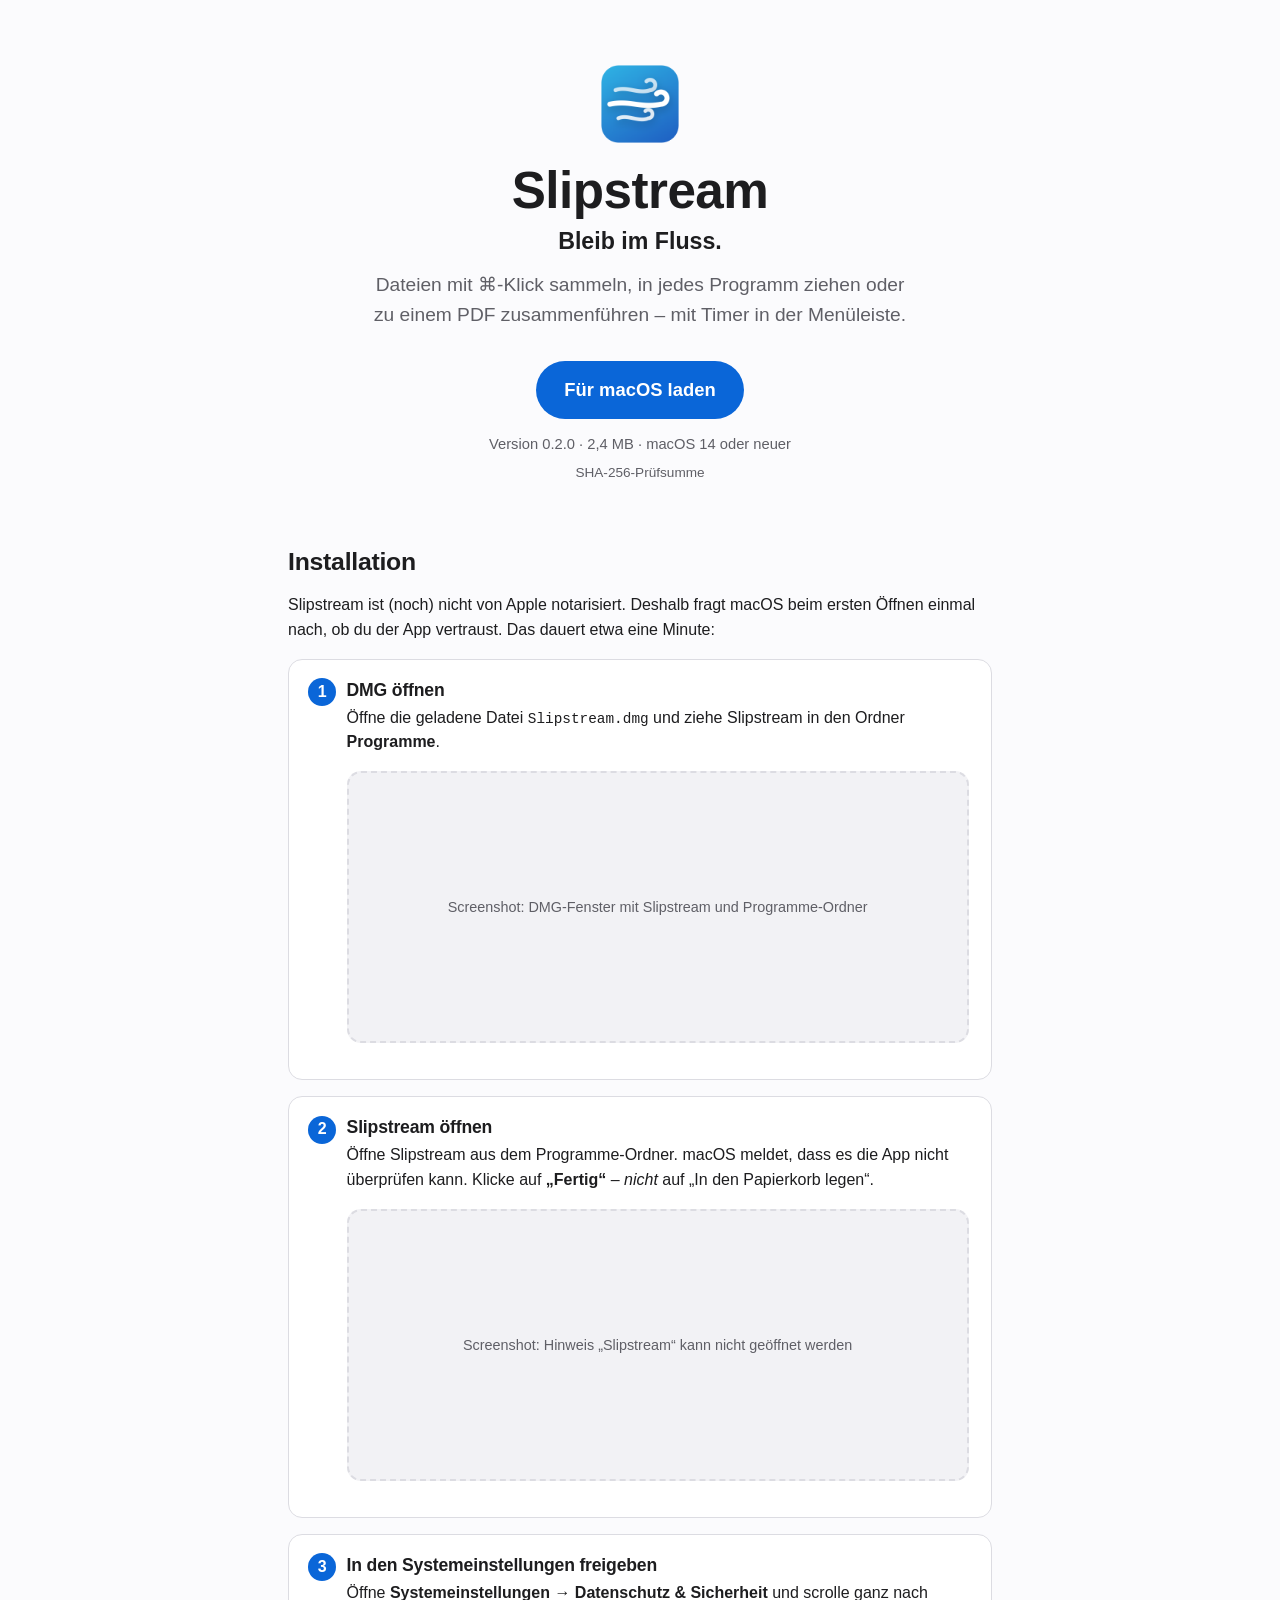
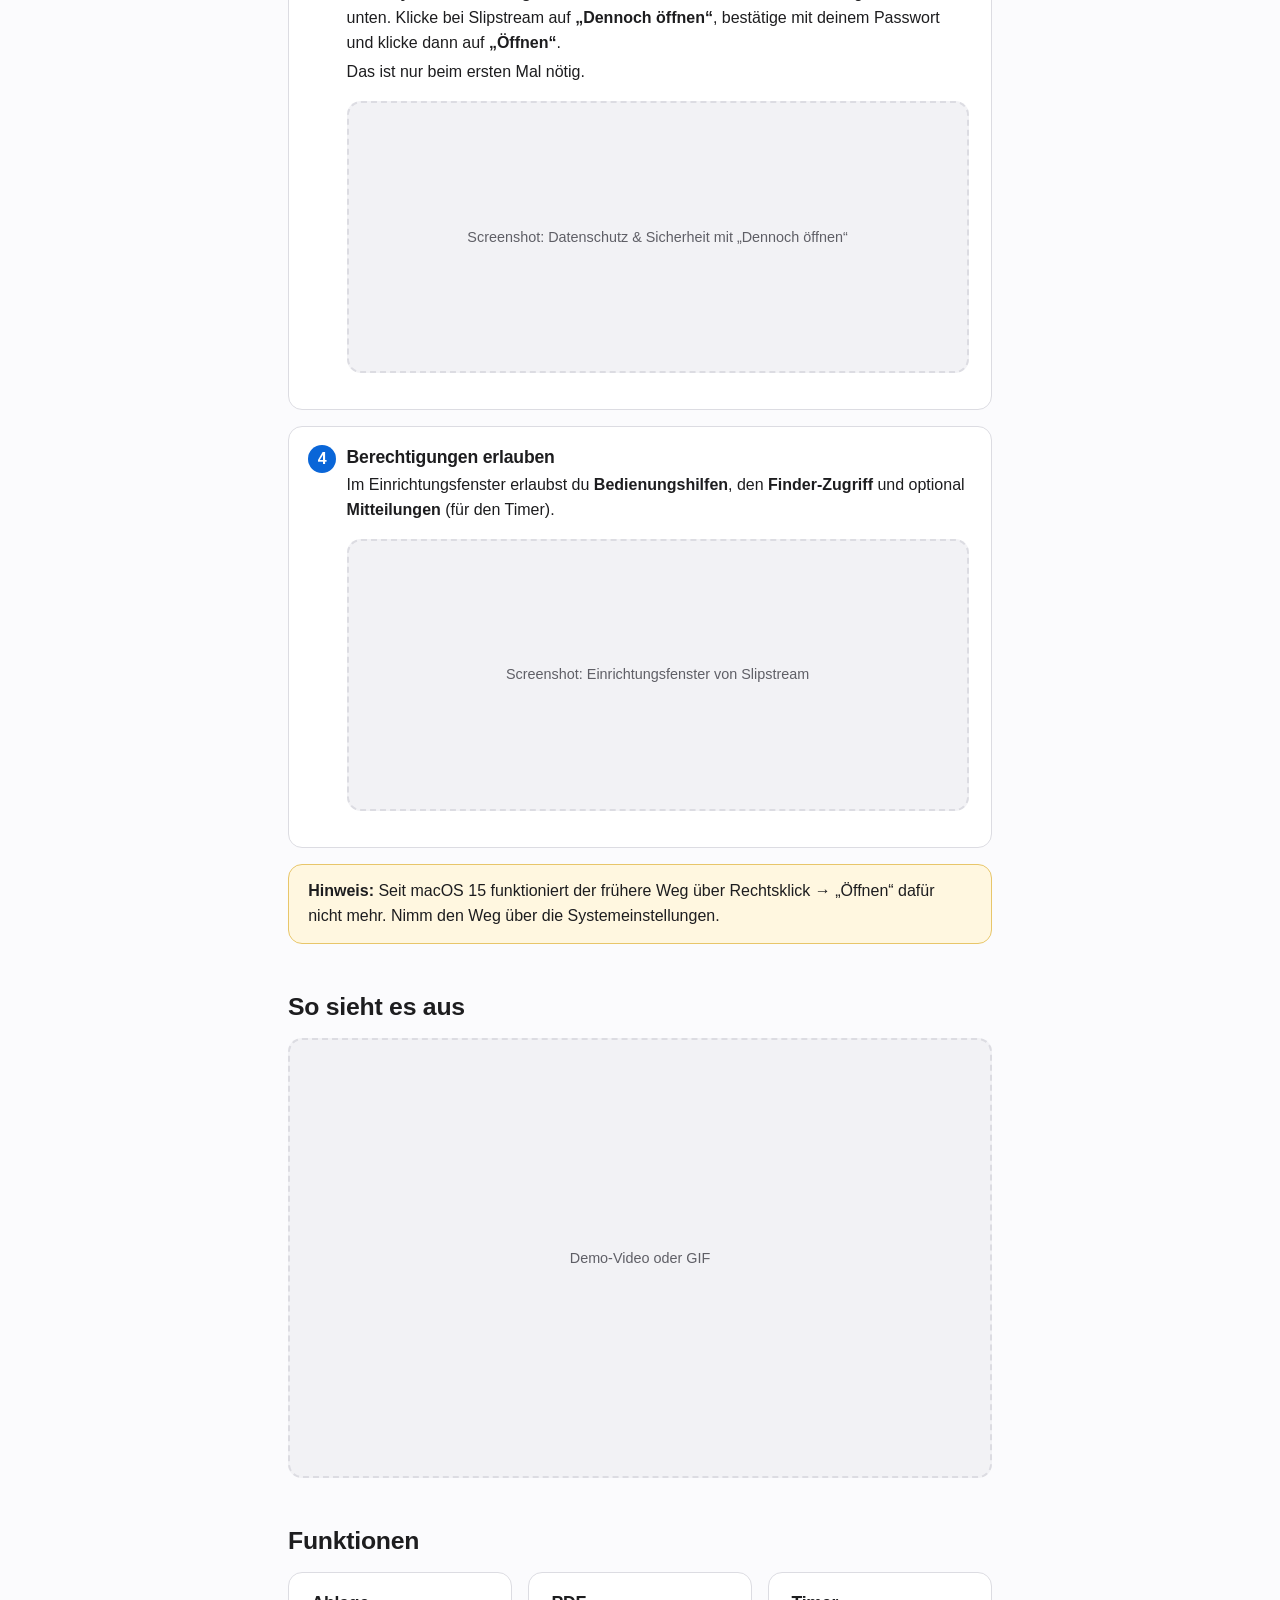
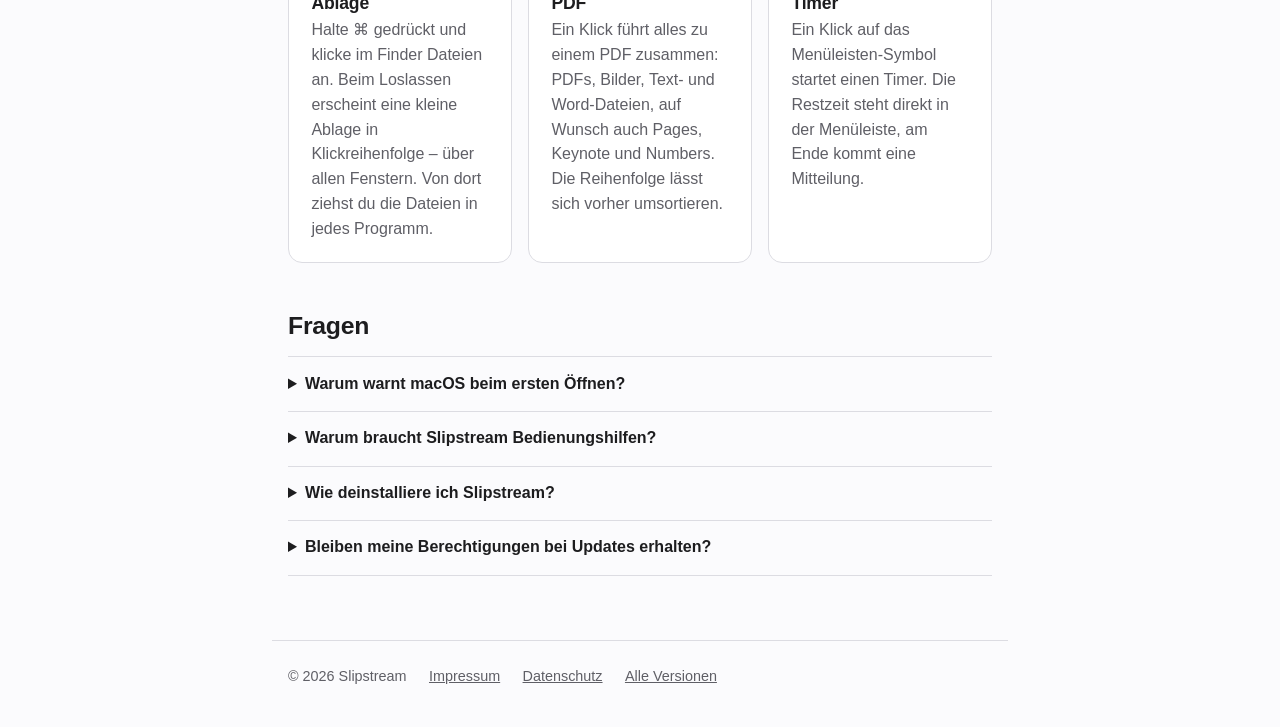
<file: index.html>
<!DOCTYPE html>
<html lang="de">
<head>
  <meta charset="utf-8">
  <meta name="viewport" content="width=device-width, initial-scale=1">
  <title>Slipstream – Bleib im Fluss.</title>
  <meta name="description" content="Dateien mit ⌘-Klick sammeln, in jedes Programm ziehen oder zu einem PDF zusammenführen – mit Timer in der Menüleiste.">
  <link rel="icon" type="image/png" href="icon.png">
  <link rel="stylesheet" href="style.css">
</head>
<body>
<main>
  <header class="hero">
    <img class="icon" src="icon.png" width="96" height="96" alt="">
    <h1>Slipstream</h1>
    <p class="slogan">Bleib im Fluss.</p>
    <p class="tagline">Dateien mit ⌘-Klick sammeln, in jedes Programm ziehen oder zu einem PDF zusammenführen – mit Timer in der Menüleiste.</p>

    <a class="download" href="https://github.com/tinosrn/slipstream/releases/latest/download/Slipstream.dmg">Für macOS laden</a>
    <p class="meta"><span>Version 0.2.0</span><span>2,4 MB</span><span>macOS 14 oder neuer</span></p>
    <details class="checksum">
      <summary>SHA-256-Prüfsumme</summary>
      <code id="sha">78ae4191b8d13c18d7ed88b303eb7eb54edc773cbb9b75a23bf5147614a21859</code>
      <p><button class="copy" type="button" data-copy="sha">Kopieren</button></p>
      <p>Zum Vergleichen im Terminal: <code>shasum -a 256 ~/Downloads/Slipstream.dmg</code></p>
    </details>
  </header>

  <section id="installation" aria-labelledby="h-install">
    <h2 id="h-install">Installation</h2>
    <p>Slipstream ist (noch) nicht von Apple notarisiert. Deshalb fragt macOS beim ersten Öffnen einmal nach, ob du der App vertraust. Das dauert etwa eine Minute:</p>
    <ol class="steps">
      <li class="card">
        <h3>DMG öffnen</h3>
        <p>Öffne die geladene Datei <code>Slipstream.dmg</code> und ziehe Slipstream in den Ordner <strong>Programme</strong>.</p>
        <div class="placeholder small" role="img" aria-label="Platzhalter für Screenshot">Screenshot: DMG-Fenster mit Slipstream und Programme-Ordner</div>
      </li>
      <li class="card">
        <h3>Slipstream öffnen</h3>
        <p>Öffne Slipstream aus dem Programme-Ordner. macOS meldet, dass es die App nicht überprüfen kann. Klicke auf <strong>„Fertig“</strong> – <em>nicht</em> auf „In den Papierkorb legen“.</p>
        <div class="placeholder small" role="img" aria-label="Platzhalter für Screenshot">Screenshot: Hinweis „Slipstream“ kann nicht geöffnet werden</div>
      </li>
      <li class="card">
        <h3>In den Systemeinstellungen freigeben</h3>
        <p>Öffne <strong>Systemeinstellungen → Datenschutz &amp; Sicherheit</strong> und scrolle ganz nach unten. Klicke bei Slipstream auf <strong>„Dennoch öffnen“</strong>, bestätige mit deinem Passwort und klicke dann auf <strong>„Öffnen“</strong>.</p>
        <p>Das ist nur beim ersten Mal nötig.</p>
        <div class="placeholder small" role="img" aria-label="Platzhalter für Screenshot">Screenshot: Datenschutz &amp; Sicherheit mit „Dennoch öffnen“</div>
      </li>
      <li class="card">
        <h3>Berechtigungen erlauben</h3>
        <p>Im Einrichtungsfenster erlaubst du <strong>Bedienungshilfen</strong>, den <strong>Finder-Zugriff</strong> und optional <strong>Mitteilungen</strong> (für den Timer).</p>
        <div class="placeholder small" role="img" aria-label="Platzhalter für Screenshot">Screenshot: Einrichtungsfenster von Slipstream</div>
      </li>
    </ol>
    <div class="note">
      <p><strong>Hinweis:</strong> Seit macOS 15 funktioniert der frühere Weg über Rechtsklick → „Öffnen“ dafür nicht mehr. Nimm den Weg über die Systemeinstellungen.</p>
    </div>
  </section>

  <section aria-labelledby="h-demo">
    <h2 id="h-demo">So sieht es aus</h2>
    <div class="placeholder" role="img" aria-label="Platzhalter für Demo-Video">Demo-Video oder GIF</div>
  </section>

  <section aria-labelledby="h-features">
    <h2 id="h-features">Funktionen</h2>
    <div class="features">
      <article class="card">
        <h3>Ablage</h3>
        <p>Halte ⌘ gedrückt und klicke im Finder Dateien an. Beim Loslassen erscheint eine kleine Ablage in Klickreihenfolge – über allen Fenstern. Von dort ziehst du die Dateien in jedes Programm.</p>
      </article>
      <article class="card">
        <h3>PDF</h3>
        <p>Ein Klick führt alles zu einem PDF zusammen: PDFs, Bilder, Text- und Word-Dateien, auf Wunsch auch Pages, Keynote und Numbers. Die Reihenfolge lässt sich vorher umsortieren.</p>
      </article>
      <article class="card">
        <h3>Timer</h3>
        <p>Ein Klick auf das Menüleisten-Symbol startet einen Timer. Die Restzeit steht direkt in der Menüleiste, am Ende kommt eine Mitteilung.</p>
      </article>
    </div>
  </section>

  <section class="faq" aria-labelledby="h-faq">
    <h2 id="h-faq">Fragen</h2>
    <details>
      <summary>Warum warnt macOS beim ersten Öffnen?</summary>
      <p>Slipstream ist nicht von Apple notarisiert. Dafür ist eine kostenpflichtige Mitgliedschaft im Apple Developer Program nötig, die es für Slipstream (noch) nicht gibt. Die Warnung heißt also nicht, dass etwas mit der App nicht stimmt – nur, dass Apple sie nicht geprüft hat.</p>
      <p>Slipstream arbeitet ausschließlich lokal auf deinem Mac. Gesendet wird nur die tägliche Abfrage, ob es ein Update gibt. Mit der SHA-256-Prüfsumme oben kannst du kontrollieren, dass dein Download unverändert ist.</p>
    </details>
    <details>
      <summary>Warum braucht Slipstream Bedienungshilfen?</summary>
      <p>Slipstream muss bemerken, wann du ⌘ gedrückt hältst und wann du im Finder klickst – auch wenn eine andere App vorne ist. Das erlaubt macOS nur mit der Berechtigung „Bedienungshilfen“. Slipstream liest dabei nur die ⌘-Taste und Mausklicks, keine Tastatureingaben.</p>
      <p>Der Finder-Zugriff ist nötig, um zu erfahren, welche Dateien du ausgewählt hast.</p>
    </details>
    <details>
      <summary>Wie deinstalliere ich Slipstream?</summary>
      <ul>
        <li>Slipstream über das Menüleisten-Symbol (Rechtsklick) → „Beenden“ schließen.</li>
        <li>Slipstream aus dem Programme-Ordner in den Papierkorb ziehen.</li>
        <li>Optional: in Systemeinstellungen → Datenschutz &amp; Sicherheit → Bedienungshilfen den Eintrag „Slipstream“ mit „–“ entfernen.</li>
        <li>Optional die Einstellungen löschen: <code>defaults delete com.slipstreamapp.mac</code> im Terminal.</li>
      </ul>
    </details>
    <details>
      <summary>Bleiben meine Berechtigungen bei Updates erhalten?</summary>
      <p>Ja. Jedes Update ist mit demselben Zertifikat signiert, daran erkennt macOS Slipstream wieder. Bedienungshilfen und Finder-Zugriff musst du nur einmal erlauben. Updates installiert Slipstream selbst, sobald du zustimmst.</p>
    </details>
  </section>
</main>

<footer class="site-footer">
  <span>© 2026 Slipstream</span>
  <a href="impressum.html">Impressum</a>
  <a href="datenschutz.html">Datenschutz</a>
  <a href="https://github.com/tinosrn/slipstream/releases">Alle Versionen</a>
</footer>

<script>
  // Copy-to-clipboard for the checksum; the page works without it.
  document.querySelectorAll("[data-copy]").forEach((button) => {
    button.addEventListener("click", async () => {
      const text = document.getElementById(button.dataset.copy).textContent.trim();
      try {
        await navigator.clipboard.writeText(text);
        button.textContent = "Kopiert";
      } catch {
        button.textContent = "Bitte manuell kopieren";
      }
      setTimeout(() => (button.textContent = "Kopieren"), 2000);
    });
  });
</script>
</body>
</html>
</file>
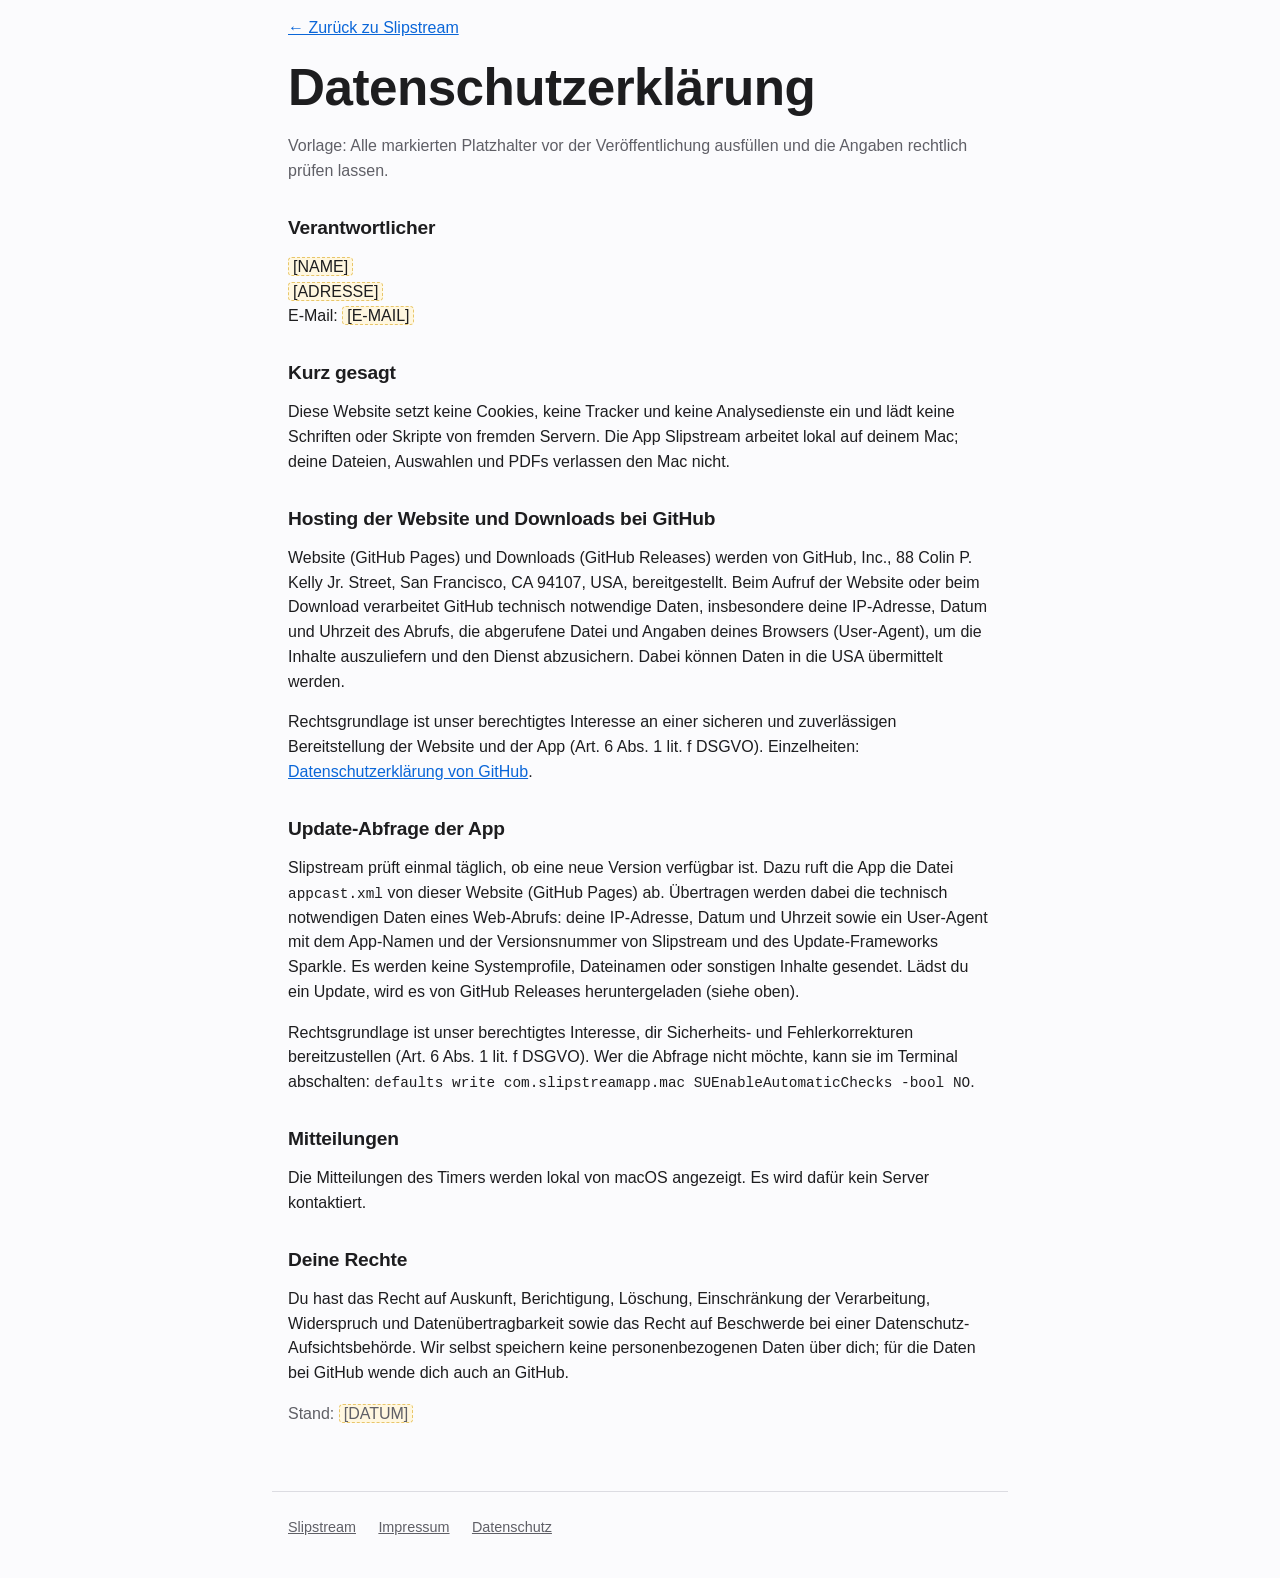
<file: datenschutz.html>
<!DOCTYPE html>
<html lang="de">
<head>
  <meta charset="utf-8">
  <meta name="viewport" content="width=device-width, initial-scale=1">
  <title>Datenschutz – Slipstream</title>
  <meta name="robots" content="noindex">
  <link rel="icon" type="image/png" href="icon.png">
  <link rel="stylesheet" href="style.css">
</head>
<body>
<main class="legal">
  <p><a href="./">← Zurück zu Slipstream</a></p>
  <h1>Datenschutzerklärung</h1>
  <p class="hint">Vorlage: Alle markierten Platzhalter vor der Veröffentlichung ausfüllen und die Angaben rechtlich prüfen lassen.</p>

  <h2>Verantwortlicher</h2>
  <p>
    <span class="fill">[NAME]</span><br>
    <span class="fill">[ADRESSE]</span><br>
    E-Mail: <span class="fill">[E-MAIL]</span>
  </p>

  <h2>Kurz gesagt</h2>
  <p>Diese Website setzt keine Cookies, keine Tracker und keine Analysedienste ein und lädt keine Schriften oder Skripte von fremden Servern. Die App Slipstream arbeitet lokal auf deinem Mac; deine Dateien, Auswahlen und PDFs verlassen den Mac nicht.</p>

  <h2>Hosting der Website und Downloads bei GitHub</h2>
  <p>Website (GitHub Pages) und Downloads (GitHub Releases) werden von GitHub, Inc., 88 Colin P. Kelly Jr. Street, San Francisco, CA 94107, USA, bereitgestellt. Beim Aufruf der Website oder beim Download verarbeitet GitHub technisch notwendige Daten, insbesondere deine IP-Adresse, Datum und Uhrzeit des Abrufs, die abgerufene Datei und Angaben deines Browsers (User-Agent), um die Inhalte auszuliefern und den Dienst abzusichern. Dabei können Daten in die USA übermittelt werden.</p>
  <p>Rechtsgrundlage ist unser berechtigtes Interesse an einer sicheren und zuverlässigen Bereitstellung der Website und der App (Art. 6 Abs. 1 lit. f DSGVO). Einzelheiten: <a href="https://docs.github.com/de/site-policy/privacy-policies/github-general-privacy-statement">Datenschutzerklärung von GitHub</a>.</p>

  <h2>Update-Abfrage der App</h2>
  <p>Slipstream prüft einmal täglich, ob eine neue Version verfügbar ist. Dazu ruft die App die Datei <code>appcast.xml</code> von dieser Website (GitHub Pages) ab. Übertragen werden dabei die technisch notwendigen Daten eines Web-Abrufs: deine IP-Adresse, Datum und Uhrzeit sowie ein User-Agent mit dem App-Namen und der Versionsnummer von Slipstream und des Update-Frameworks Sparkle. Es werden keine Systemprofile, Dateinamen oder sonstigen Inhalte gesendet. Lädst du ein Update, wird es von GitHub Releases heruntergeladen (siehe oben).</p>
  <p>Rechtsgrundlage ist unser berechtigtes Interesse, dir Sicherheits- und Fehlerkorrekturen bereitzustellen (Art. 6 Abs. 1 lit. f DSGVO). Wer die Abfrage nicht möchte, kann sie im Terminal abschalten: <code>defaults write com.slipstreamapp.mac SUEnableAutomaticChecks -bool NO</code>.</p>

  <h2>Mitteilungen</h2>
  <p>Die Mitteilungen des Timers werden lokal von macOS angezeigt. Es wird dafür kein Server kontaktiert.</p>

  <h2>Deine Rechte</h2>
  <p>Du hast das Recht auf Auskunft, Berichtigung, Löschung, Einschränkung der Verarbeitung, Widerspruch und Datenübertragbarkeit sowie das Recht auf Beschwerde bei einer Datenschutz-Aufsichtsbehörde. Wir selbst speichern keine personenbezogenen Daten über dich; für die Daten bei GitHub wende dich auch an GitHub.</p>

  <p class="hint">Stand: <span class="fill">[DATUM]</span></p>
</main>

<footer class="site-footer">
  <a href="./">Slipstream</a>
  <a href="impressum.html">Impressum</a>
  <a href="datenschutz.html">Datenschutz</a>
</footer>
</body>
</html>
</file>
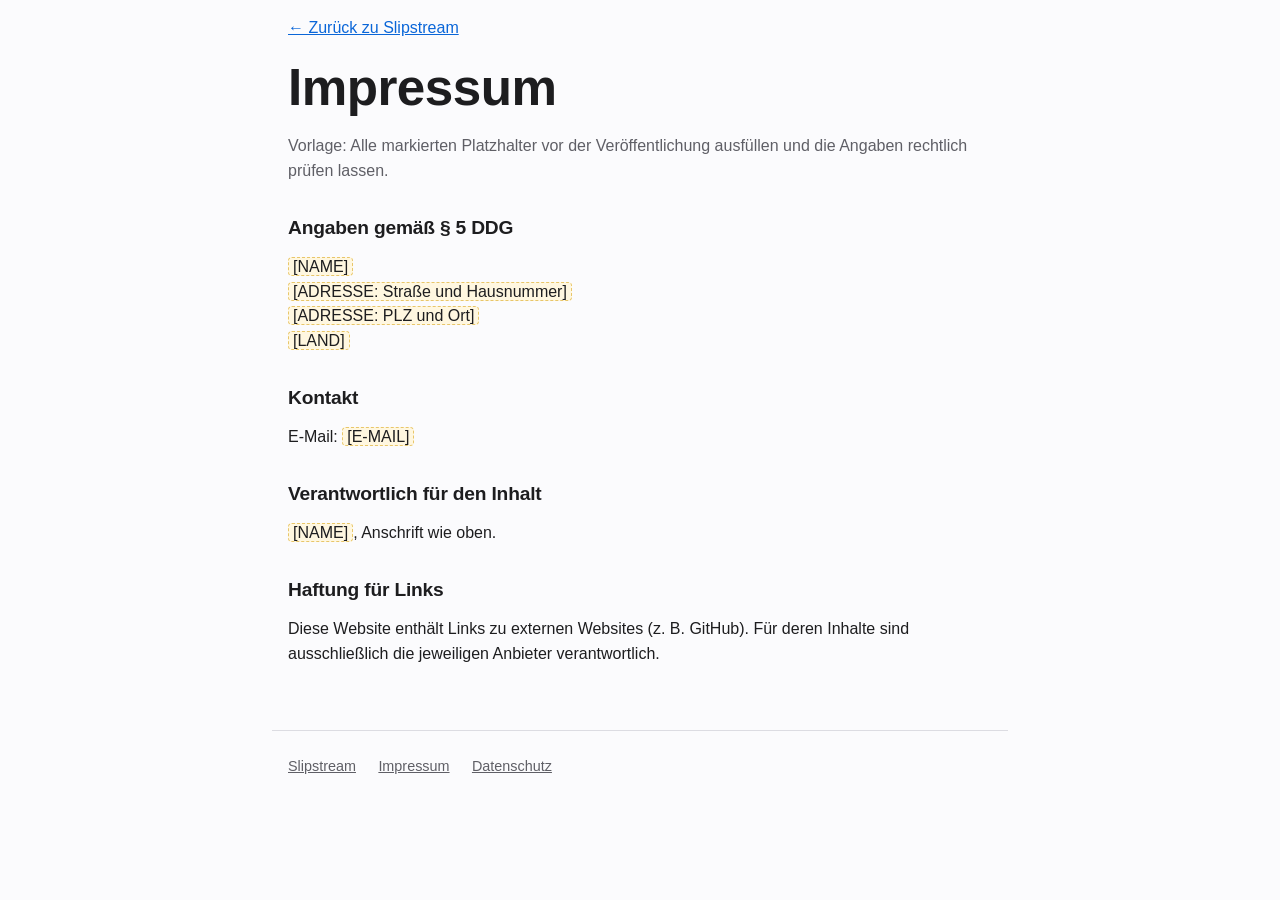
<file: impressum.html>
<!DOCTYPE html>
<html lang="de">
<head>
  <meta charset="utf-8">
  <meta name="viewport" content="width=device-width, initial-scale=1">
  <title>Impressum – Slipstream</title>
  <meta name="robots" content="noindex">
  <link rel="icon" type="image/png" href="icon.png">
  <link rel="stylesheet" href="style.css">
</head>
<body>
<main class="legal">
  <p><a href="./">← Zurück zu Slipstream</a></p>
  <h1>Impressum</h1>
  <p class="hint">Vorlage: Alle markierten Platzhalter vor der Veröffentlichung ausfüllen und die Angaben rechtlich prüfen lassen.</p>

  <h2>Angaben gemäß § 5 DDG</h2>
  <p>
    <span class="fill">[NAME]</span><br>
    <span class="fill">[ADRESSE: Straße und Hausnummer]</span><br>
    <span class="fill">[ADRESSE: PLZ und Ort]</span><br>
    <span class="fill">[LAND]</span>
  </p>

  <h2>Kontakt</h2>
  <p>E-Mail: <span class="fill">[E-MAIL]</span></p>

  <h2>Verantwortlich für den Inhalt</h2>
  <p><span class="fill">[NAME]</span>, Anschrift wie oben.</p>

  <h2>Haftung für Links</h2>
  <p>Diese Website enthält Links zu externen Websites (z. B. GitHub). Für deren Inhalte sind ausschließlich die jeweiligen Anbieter verantwortlich.</p>
</main>

<footer class="site-footer">
  <a href="./">Slipstream</a>
  <a href="impressum.html">Impressum</a>
  <a href="datenschutz.html">Datenschutz</a>
</footer>
</body>
</html>
</file>
<file: style.css>
:root {
  color-scheme: light dark;
  --bg: #fbfbfd;
  --surface: #ffffff;
  --surface-2: #f2f2f5;
  --text: #1d1d1f;
  --muted: #5f5f66;
  --border: #dcdce2;
  --accent: #0a66d8;
  --accent-text: #ffffff;
  --accent-hover: #0855b5;
  --note-bg: #fff7e0;
  --note-border: #e8c66a;
  --radius: 14px;
  --max: 46rem;
  font-family: -apple-system, BlinkMacSystemFont, "SF Pro Text", "Helvetica Neue", Helvetica, Arial, sans-serif;
  line-height: 1.55;
}

@media (prefers-color-scheme: dark) {
  :root {
    --bg: #111113;
    --surface: #1c1c1f;
    --surface-2: #242428;
    --text: #f2f2f4;
    --muted: #a4a4ad;
    --border: #36363c;
    --accent: #3b8cff;
    --accent-text: #ffffff;
    --accent-hover: #5c9fff;
    --note-bg: #2b2414;
    --note-border: #7a6224;
  }
}

*, *::before, *::after { box-sizing: border-box; }

body {
  margin: 0;
  background: var(--bg);
  color: var(--text);
  -webkit-text-size-adjust: 100%;
}

main, .site-footer { max-width: var(--max); margin: 0 auto; padding: 0 1rem; }

a { color: var(--accent); }
a:hover { color: var(--accent-hover); }

h1, h2, h3 { line-height: 1.2; letter-spacing: -0.01em; }
h1 { font-size: clamp(2.2rem, 7vw, 3.2rem); margin: 0 0 0.2rem; }
h2 { font-size: 1.55rem; margin: 3rem 0 1rem; }
h3 { font-size: 1.1rem; margin: 0 0 0.3rem; }

.hero { text-align: center; padding: 3.5rem 0 1rem; }
.hero .icon { width: 96px; height: 96px; border-radius: 22px; }
.slogan { font-size: 1.45rem; font-weight: 600; margin: 0 0 0.6rem; }
.tagline { font-size: 1.2rem; color: var(--muted); max-width: 34rem; margin: 0 auto 2rem; }

.download {
  display: inline-flex;
  align-items: center;
  gap: 0.5rem;
  padding: 0.9rem 1.8rem;
  border-radius: 999px;
  background: var(--accent);
  color: var(--accent-text);
  font-size: 1.15rem;
  font-weight: 600;
  text-decoration: none;
}
.download:hover { background: var(--accent-hover); color: var(--accent-text); }
.download:focus-visible { outline: 3px solid var(--accent); outline-offset: 3px; }

.meta { color: var(--muted); font-size: 0.92rem; margin: 0.9rem 0 0.4rem; }
.meta span + span::before { content: " · "; }

details.checksum { font-size: 0.85rem; color: var(--muted); max-width: 34rem; margin: 0 auto; }
details.checksum summary { cursor: pointer; display: inline; }
details.checksum code {
  display: block;
  margin: 0.5rem 0;
  padding: 0.5rem 0.7rem;
  background: var(--surface-2);
  border-radius: 8px;
  word-break: break-all;
  font-size: 0.8rem;
}
details.checksum p { margin: 0.4rem 0; }
.copy {
  font: inherit;
  font-size: 0.8rem;
  padding: 0.2rem 0.7rem;
  border: 1px solid var(--border);
  border-radius: 6px;
  background: var(--surface);
  color: var(--text);
  cursor: pointer;
}

code { font-family: ui-monospace, "SF Mono", Menlo, monospace; font-size: 0.9em; }

.placeholder {
  display: grid;
  place-items: center;
  aspect-ratio: 16 / 10;
  margin: 1rem 0;
  border: 2px dashed var(--border);
  border-radius: var(--radius);
  background: var(--surface-2);
  color: var(--muted);
  font-size: 0.9rem;
  text-align: center;
  padding: 1rem;
}
.placeholder.small { aspect-ratio: 16 / 7; }

.card {
  background: var(--surface);
  border: 1px solid var(--border);
  border-radius: var(--radius);
  padding: 1.25rem 1.4rem;
}

ol.steps { list-style: none; counter-reset: step; padding: 0; margin: 0; display: grid; gap: 1rem; }
ol.steps > li { counter-increment: step; position: relative; padding-left: 3rem; }
ol.steps > li::before {
  content: counter(step);
  position: absolute;
  left: 1.2rem;
  top: 1.15rem;
  width: 1.75rem;
  height: 1.75rem;
  border-radius: 50%;
  background: var(--accent);
  color: var(--accent-text);
  font-weight: 600;
  display: grid;
  place-items: center;
}
ol.steps > li.card { padding-left: 3.6rem; }
ol.steps p { margin: 0.3rem 0; }

.note {
  background: var(--note-bg);
  border: 1px solid var(--note-border);
  border-radius: var(--radius);
  padding: 0.9rem 1.2rem;
  margin-top: 1rem;
}
.note p { margin: 0; }

.features { display: grid; gap: 1rem; grid-template-columns: repeat(auto-fit, minmax(13rem, 1fr)); }
.features p { margin: 0; color: var(--muted); }

.faq details { border-bottom: 1px solid var(--border); padding: 0.9rem 0; }
.faq details:first-of-type { border-top: 1px solid var(--border); }
.faq summary { cursor: pointer; font-weight: 600; }
.faq details > :not(summary) { color: var(--muted); }
.faq details p, .faq details ul { margin: 0.6rem 0 0; }

.legal h2 { font-size: 1.2rem; margin: 2rem 0 0.5rem; }
.legal .hint { color: var(--muted); }
.fill { background: var(--note-bg); border: 1px dashed var(--note-border); border-radius: 4px; padding: 0 0.25rem; }

.site-footer {
  margin-top: 4rem;
  padding-top: 1.5rem;
  padding-bottom: 2.5rem;
  border-top: 1px solid var(--border);
  color: var(--muted);
  font-size: 0.9rem;
  display: flex;
  flex-wrap: wrap;
  gap: 0.4rem 1.4rem;
}
.site-footer a { color: var(--muted); }

@media (prefers-reduced-motion: no-preference) {
  html { scroll-behavior: smooth; }
}
</file>
